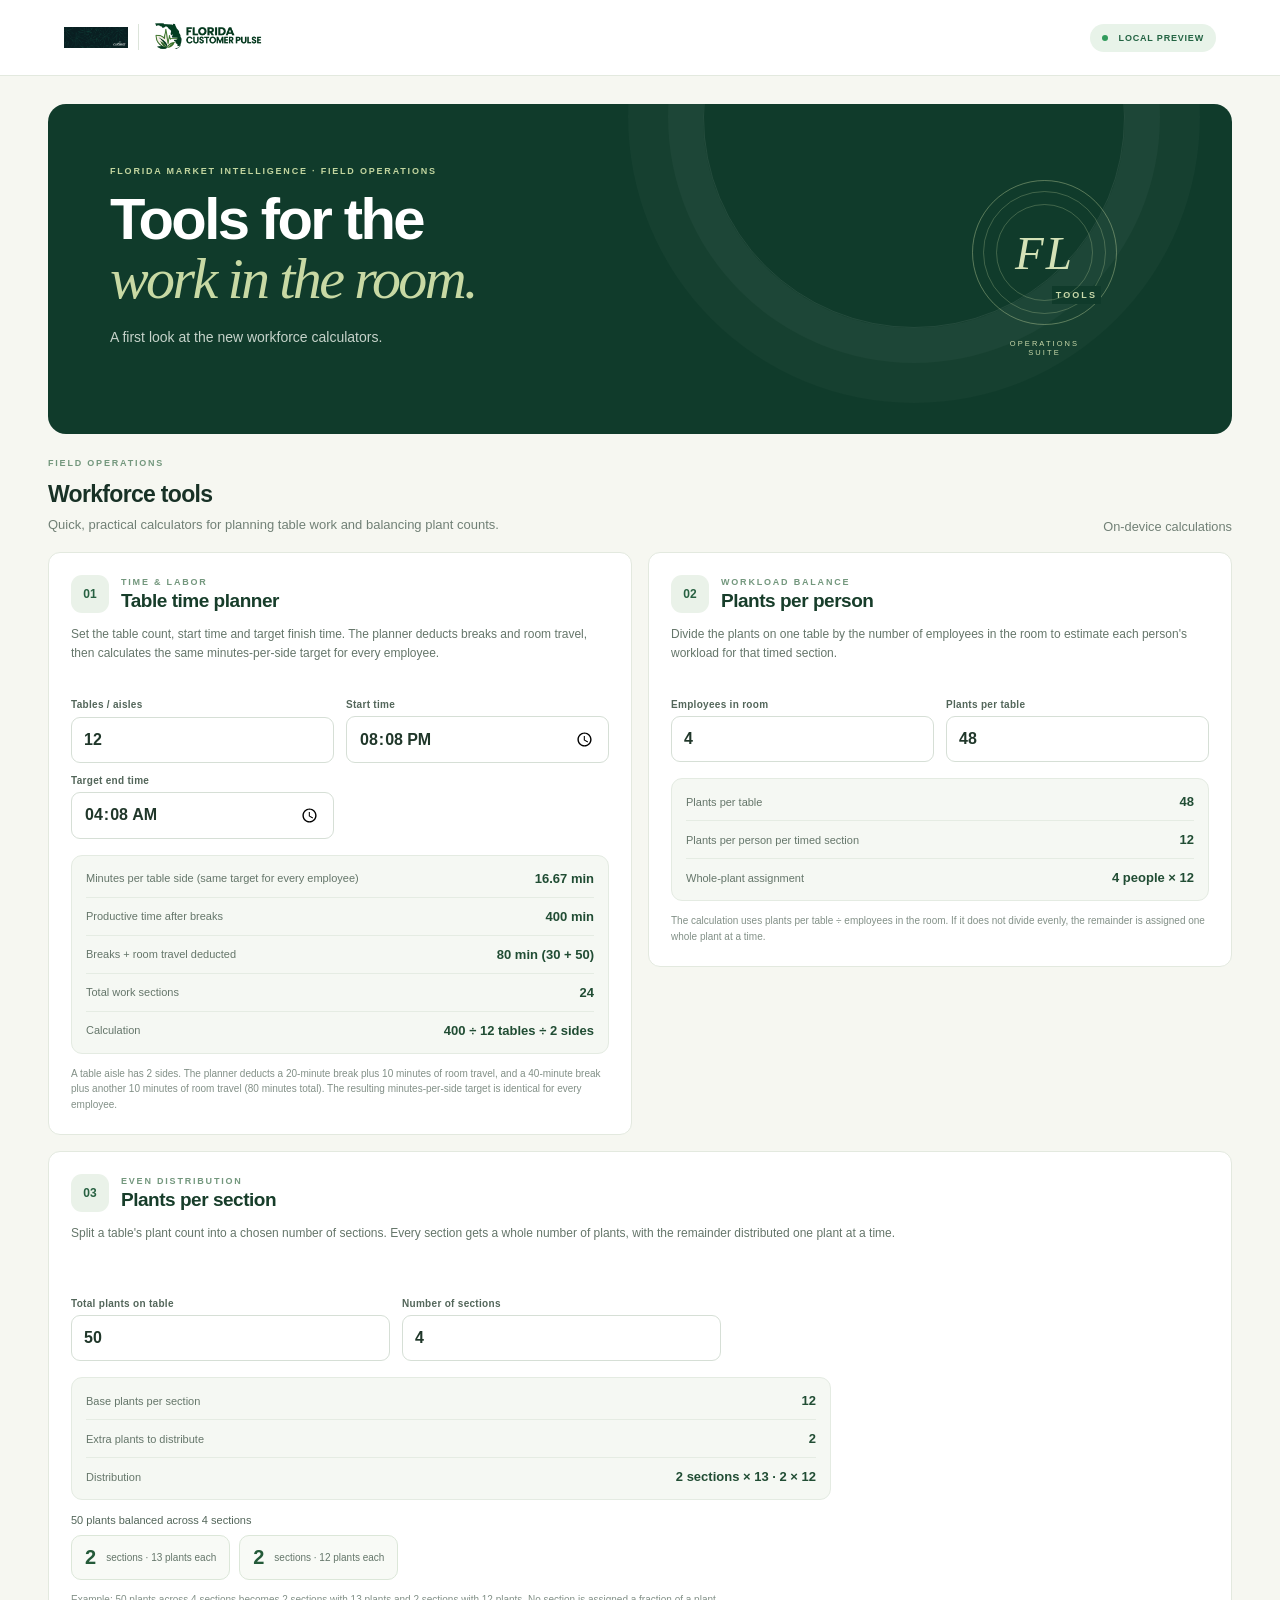
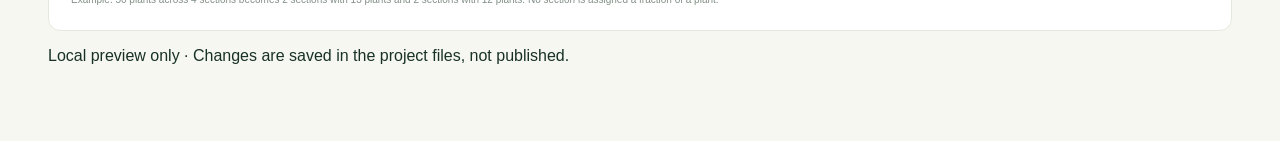
<file: tools-preview.html>
<!doctype html>
<html lang="en"><head><meta charset="utf-8"><meta name="viewport" content="width=device-width,initial-scale=1,viewport-fit=cover"><meta name="theme-color" content="#123d2b"><link rel="stylesheet" href="./styles.css"><title>Florida Customer Pulse · Tools Preview</title></head>
<body class="tools-preview-body">
<header class="topbar"><a class="brand brand-lockup" href="./" aria-label="Florida Customer Pulse"><img class="curaleaf-brand" src="./assets/curaleaf-logo.png" alt="Curaleaf"><span class="brand-divider"></span><img class="pulse-brand" src="./assets/florida-customer-pulse-logo.png" alt="Florida Customer Pulse"></a><span class="pill online"><i></i> LOCAL PREVIEW</span></header>
<main class="tools-preview-main"><section class="hero tools-preview-hero"><div class="hero-copy"><p class="eyebrow">FLORIDA MARKET INTELLIGENCE · FIELD OPERATIONS</p><h1>Tools for the<br><em>work in the room.</em></h1><p class="hero-sub">A first look at the new workforce calculators.</p></div><div class="hero-mark" aria-hidden="true"><div class="rings"><span>FL</span><b>TOOLS</b></div><small>OPERATIONS<br>SUITE</small></div></section>
<section id="tools" class="panel active-panel"><div class="section-heading"><div><p class="eyebrow">FIELD OPERATIONS</p><h2>Workforce tools</h2><p class="tools-intro">Quick, practical calculators for planning table work and balancing plant counts.</p></div><span class="freshness">On-device calculations</span></div>
<div class="tools-grid">
<article class="surface tool-card"><div class="tool-card-head"><span class="tool-index">01</span><div><p class="eyebrow">TIME & LABOR</p><h3>Table time planner</h3></div></div><p class="tool-description">Set the table count, start time and target finish time. The planner deducts breaks and room travel, then calculates the same minutes-per-side target for every employee.</p><div class="tool-fields"><label>Tables / aisles<input id="time-tables" type="number" min="1" step="1" value="12"></label><label>Start time<input id="time-start" type="time"></label><label>Target end time<input id="time-end" type="time"></label></div><div class="tool-results" id="time-results" aria-live="polite"></div><p class="tool-footnote">A table aisle has 2 sides. The planner deducts a 20-minute break plus 10 minutes of room travel, and a 40-minute break plus another 10 minutes of room travel (80 minutes total). The resulting minutes-per-side target is identical for every employee.</p></article>
<article class="surface tool-card"><div class="tool-card-head"><span class="tool-index">02</span><div><p class="eyebrow">WORKLOAD BALANCE</p><h3>Plants per person</h3></div></div><p class="tool-description">Divide the plants on one table by the number of employees in the room to estimate each person's workload for that timed section.</p><div class="tool-fields"><label>Employees in room<input id="plants-employees" type="number" min="1" step="1" value="4"></label><label>Plants per table<input id="plants-per-table" type="number" min="0" step="1" value="48"></label></div><div class="tool-results" id="person-results" aria-live="polite"></div><p class="tool-footnote">The calculation uses plants per table ÷ employees in the room. If it does not divide evenly, the remainder is assigned one whole plant at a time.</p></article>
<article class="surface tool-card tool-card-wide"><div class="tool-card-head"><span class="tool-index">03</span><div><p class="eyebrow">EVEN DISTRIBUTION</p><h3>Plants per section</h3></div></div><p class="tool-description">Split a table's plant count into a chosen number of sections. Every section gets a whole number of plants, with the remainder distributed one plant at a time.</p><div class="tool-fields tool-fields-two"><label>Total plants on table<input id="section-total" type="number" min="0" step="1" value="50"></label><label>Number of sections<input id="section-count" type="number" min="1" step="1" value="4"></label></div><div class="tool-results tool-results-wide" id="section-results"></div><div id="section-breakdown" class="section-breakdown" aria-live="polite"></div><p class="tool-footnote">Example: 50 plants across 4 sections becomes 2 sections with 13 plants and 2 sections with 12 plants. No section is assigned a fraction of a plant.</p></article>
</div></section><p class="tools-preview-note">Local preview only · Changes are saved in the project files, not published.</p></main><script src="./tools.js?v=1"></script></body></html>
</file>
<file: styles.css>
:root{color-scheme:light;--ink:#183126;--green:#164c35;--deep:#103b2b;--lime:#c7d9a0;--paper:#f6f7f1;--muted:#718077;--line:#e3e9df;--white:#fff}*{box-sizing:border-box}body{margin:0;background:var(--paper);color:var(--ink);font-family:Inter,-apple-system,BlinkMacSystemFont,"Segoe UI",sans-serif}button,input{font:inherit}.topbar{height:76px;padding:0 clamp(18px,5vw,76px);display:flex;align-items:center;justify-content:space-between;background:#fff;border-bottom:1px solid var(--line)}.brand{display:flex;gap:11px;align-items:center;color:var(--ink);text-decoration:none}.brand span{display:flex;flex-direction:column;letter-spacing:.12em;font-size:12px}.brand small{font-size:9px;color:var(--muted);letter-spacing:.2em;margin-top:4px}.top-actions{display:flex;align-items:center;gap:12px}.pill{font-size:9px;font-weight:800;letter-spacing:.09em;border-radius:30px;padding:9px 12px;background:#f1f2ed;color:#7b837b}.pill i{display:inline-block;width:6px;height:6px;background:#b3b8ae;border-radius:50%;margin-right:7px}.pill.online{color:#236443;background:#e8f3e9}.pill.online i{background:#319b5c}.button{border:0;border-radius:9px;padding:12px 17px;font-weight:700;font-size:12px;cursor:pointer;transition:.15s}.button:hover{transform:translateY(-1px)}.button-primary{background:var(--green);color:white}.button-light{background:#edf3e9;color:var(--green)}.button-outline{border:1px solid #cad6ca;background:#fff;color:var(--green)}main{max-width:1240px;margin:auto;padding:0 28px 60px}.hero{background:var(--deep);color:#fff;margin:28px 0 24px;border-radius:18px;padding:clamp(28px,5vw,62px);display:flex;justify-content:space-between;align-items:center;overflow:hidden;min-height:290px;position:relative}.hero:after{content:"";position:absolute;width:420px;height:420px;border:1px solid #ffffff15;border-radius:50%;right:9%;top:-60%;box-shadow:0 0 0 35px #ffffff08,0 0 0 75px #ffffff06}.eyebrow{font-size:9px;font-weight:800;letter-spacing:.2em;color:#73977d;margin:0 0 13px}.hero .eyebrow{color:#c2d59f}.hero h1{font-size:clamp(34px,5vw,58px);line-height:1.02;letter-spacing:-.045em;margin:0;font-weight:750}.hero h1 em{font-family:Georgia,serif;font-weight:400;color:#c8d9a4}.hero-sub{max-width:510px;color:#c6d3ca;line-height:1.6;font-size:14px;margin:18px 0 23px}.hero-actions{display:flex;align-items:center;gap:15px;flex-wrap:wrap}.muted{color:#a9b9ad;font-size:10px}.hero-mark{position:relative;z-index:1;margin-right:5%;display:flex;flex-direction:column;align-items:center;gap:14px;color:#c9d9aa;font-size:9px;letter-spacing:.23em;text-align:center}.rings{width:145px;height:145px;border:1px solid #c7d9a066;border-radius:50%;display:grid;place-items:center;position:relative}.rings:before,.rings:after{content:"";position:absolute;inset:10px;border:1px solid #c7d9a044;border-radius:50%}.rings:after{inset:23px}.rings span{font:italic 47px Georgia;color:#d4e2b7}.rings b{position:absolute;bottom:20px;right:15px;font-size:9px;background:var(--deep);padding:4px}.tabs{display:flex;gap:5px;border-bottom:1px solid var(--line);margin:0 0 26px;overflow:auto}.tab{background:none;border:0;padding:14px 17px;color:#748078;font-weight:700;font-size:12px;white-space:nowrap;cursor:pointer;border-bottom:2px solid transparent}.tab.active{color:var(--green);border-color:var(--green)}.panel{display:none}.panel.active-panel{display:block}.section-heading{display:flex;justify-content:space-between;align-items:end;margin:0 0 18px}.section-heading h2{font-size:23px;letter-spacing:-.03em;margin:0}.freshness{font-size:10px;color:var(--muted)}.metric-grid{display:grid;grid-template-columns:repeat(4,1fr);gap:13px;margin-bottom:18px}.metric,.surface{background:#fff;border:1px solid var(--line);border-radius:12px}.metric{padding:20px}.metric span{font-size:11px;color:#69786e}.metric strong{display:block;font-size:30px;letter-spacing:-.04em;margin:13px 0 3px}.metric small{font-size:10px;color:#9aa49b}.content-grid{display:grid;grid-template-columns:1fr 1fr;gap:14px}.feature-card{padding:22px}.feature-card h3{font-size:18px;margin:0 0 9px}.feature-card p:not(.eyebrow){font-size:12px;color:#758178;line-height:1.6;max-width:500px}.text-button{border:0;background:none;color:var(--green);font-size:11px;font-weight:800;padding:8px 0;cursor:pointer}.notice{display:flex;align-items:center;gap:14px;padding:17px 19px;background:#eef4e9;border:1px solid #dce8d7;border-radius:12px;margin-top:16px}.notice-icon{font-size:22px}.notice div:nth-child(2){flex:1}.notice strong{font-size:12px}.notice p{font-size:11px;color:#6f7e73;margin:5px 0 0;line-height:1.5}.empty-state{padding:50px 24px;text-align:center}.empty-icon{font-size:32px;color:#88a17d}.empty-state h3{font-size:18px;margin:12px 0 8px}.empty-state p{max-width:540px;margin:0 auto 20px;color:#758178;font-size:12px;line-height:1.6}.source-list{display:grid;gap:10px}.source-row{display:flex;align-items:center;gap:14px;padding:17px}.source-row div{flex:1}.source-row strong{font-size:12px}.source-row p{font-size:11px;color:#77847b;margin:5px 0 0}.source-dot{width:9px;height:9px;border-radius:50%}.green{background:#4d9b67}.amber{background:#d3a14f}.blue{background:#668fb2}.gray{background:#aab2aa}.tag{font-size:8px;letter-spacing:.1em;font-weight:800;color:#78877c;background:#f1f4ef;padding:7px 9px;border-radius:20px;white-space:nowrap}footer{border-top:1px solid var(--line);padding:22px clamp(18px,5vw,76px);display:flex;justify-content:space-between;color:#879389;font-size:9px;letter-spacing:.12em}dialog{border:0;border-radius:16px;padding:0;width:min(530px,calc(100% - 28px));box-shadow:0 22px 80px #10291d44}dialog::backdrop{background:#10291d99;backdrop-filter:blur(3px)}.dialog-head{display:flex;align-items:start;justify-content:space-between;padding:25px 27px 10px}.dialog-head h2{margin:0;font-size:24px}.close-button{border:0;background:none;font-size:26px;color:#768278;cursor:pointer}.dialog-body{padding:10px 27px 27px}.dialog-body>p{font-size:12px;line-height:1.65;color:#69776e}.dialog-body label{display:block;font-size:11px;font-weight:800;margin:18px 0 7px}.dialog-body input{width:100%;padding:13px;border:1px solid #ccd7cc;border-radius:8px;outline-color:var(--green)}code{font-size:11px;background:#f1f4ef;padding:2px 4px;border-radius:4px}.security-note{font-size:10px!important;background:#f1f5ee;padding:11px;border-radius:8px}.error{font-size:11px;color:#a43d36;min-height:16px}.dialog-actions{display:flex;justify-content:end;gap:9px;margin-top:10px}.help-link{display:inline-block;margin-top:17px;font-size:11px;color:var(--green)}@media(max-width:760px){.topbar{height:66px;padding:0 16px}.pill{font-size:8px;padding:8px}.hero{margin-top:16px;min-height:260px;padding:28px 23px}.hero-mark{display:none}.hero-sub{font-size:13px}.metric-grid{grid-template-columns:repeat(2,1fr)}.metric{padding:16px}.metric strong{font-size:26px}.content-grid{grid-template-columns:1fr}.section-heading{align-items:start;gap:10px;flex-direction:column}.notice{align-items:flex-start;flex-wrap:wrap}.notice .button{margin-left:36px}main{padding:0 15px 40px}.source-row{align-items:flex-start}.tag{display:none}footer{gap:10px;flex-direction:column}.top-actions{gap:6px}}@media(display-mode:standalone){.topbar{padding-top:env(safe-area-inset-top)}}
/* Private archive browsing */
.browse-toolbar{display:flex;gap:12px;margin:18px 0 16px;flex-wrap:wrap}.browse-toolbar input{flex:1;min-width:220px}.browse-toolbar input,.browse-toolbar select{background:#fff;border:1px solid #d8ded8;border-radius:10px;padding:13px 14px;color:#20372a;font:inherit}.records-grid{display:grid;grid-template-columns:repeat(2,minmax(0,1fr));gap:12px}.record-card{background:#fff;border:1px solid #e2e8e1;border-radius:14px;padding:17px;text-align:left;color:#20372a;cursor:pointer;transition:border-color .15s,transform .15s;min-width:0}.record-card:hover{border-color:#4e8a68;transform:translateY(-1px)}.record-card h3{font-size:1rem;line-height:1.35;margin:8px 0;color:#173d2a}.record-card p{font-size:.88rem;line-height:1.5;color:#607066;margin:6px 0;overflow-wrap:anywhere}.record-meta{display:flex;gap:8px;flex-wrap:wrap;color:#68776d;font-size:.75rem}.record-tag{display:inline-block;background:#edf4ed;color:#2e6546;border-radius:99px;padding:4px 8px;font-size:.7rem;font-weight:700;text-transform:uppercase;letter-spacing:.04em}.record-snippet{display:-webkit-box;-webkit-line-clamp:3;-webkit-box-orient:vertical;overflow:hidden}.load-more{display:block;margin:18px auto}.dataset-switch{display:flex;gap:8px;margin-top:18px}.dataset-button{border:1px solid #d6dfd6;background:transparent;border-radius:99px;padding:9px 16px;color:#385342;font-weight:700;cursor:pointer}.dataset-button.active{background:#173f2d;color:white;border-color:#173f2d}.record-dialog{width:min(760px,calc(100% - 28px));max-height:85vh;overflow:auto;border:0;border-radius:18px;padding:0;box-shadow:0 20px 70px #10291c55}.record-dialog::backdrop{background:#081b12aa;backdrop-filter:blur(3px)}.record-dialog-head{position:sticky;top:0;background:#fff;display:flex;justify-content:space-between;align-items:flex-start;padding:22px 24px 14px;border-bottom:1px solid #e7ece7;z-index:1}.record-dialog-head h2{margin:4px 0;font-size:1.25rem}.record-detail{padding:18px 24px 26px}.detail-field{padding:12px 0;border-bottom:1px solid #edf0ed}.detail-field strong{display:block;color:#718076;font-size:.72rem;text-transform:uppercase;letter-spacing:.06em;margin-bottom:5px}.detail-field p{margin:0;line-height:1.55;overflow-wrap:anywhere;white-space:pre-wrap}.detail-field a{color:#246746;overflow-wrap:anywhere}.loading-state,.empty-results{padding:28px;text-align:center;color:#69786d;background:#fff;border:1px solid #e2e8e1;border-radius:14px;grid-column:1/-1}.record-dialog .close-button{font-size:1.5rem}.metric small{display:block}.freshness{font-size:.8rem;color:#718076}@media(max-width:680px){.records-grid{grid-template-columns:1fr}.browse-toolbar{flex-direction:column}.browse-toolbar input,.browse-toolbar select{width:100%;box-sizing:border-box}.record-dialog-head{padding:18px}.record-detail{padding:12px 18px 22px}}

.overview-insights{display:grid;grid-template-columns:.85fr 1.15fr;gap:14px;margin:18px 0}.insight-panel{padding:20px}.insight-panel h3{margin:4px 0 16px;color:#173d2a}.insight-bars{display:grid;gap:11px}.insight-bar-row{display:grid;grid-template-columns:95px 1fr 42px;align-items:center;gap:10px;font-size:.78rem;text-transform:capitalize;color:#607066}.insight-bar-row strong{text-align:right;color:#234d35;font-variant-numeric:tabular-nums}.insight-track{height:8px;border-radius:99px;background:#edf1ed;overflow:hidden}.insight-track i{display:block;height:100%;background:#4e8a68;border-radius:99px}.insight-footnote{font-size:.76rem;color:#718076;line-height:1.5;margin:14px 0 0}.insight-heading{display:flex;align-items:center;justify-content:space-between;gap:8px}.insight-heading h3{margin-bottom:8px}.recent-list{display:grid;gap:0}.recent-item{display:grid;text-align:left;background:transparent;border:0;border-top:1px solid #edf0ed;padding:10px 0;cursor:pointer;color:#20372a}.recent-item strong{font-size:.83rem;line-height:1.35}.recent-item small{color:#718076;font-size:.7rem;margin:4px 0}.recent-item span{font-size:.76rem;color:#607066;display:-webkit-box;-webkit-line-clamp:2;-webkit-box-orient:vertical;overflow:hidden;line-height:1.4}.recent-item:hover strong{color:#34744e}@media(max-width:760px){.overview-insights{grid-template-columns:1fr}}

/* Invitation-only account access */
[hidden]{display:none!important}.auth-screen{min-height:calc(100vh - 150px);display:grid;place-items:center;padding:44px 16px}.auth-card{width:min(440px,100%);background:#fff;border:1px solid var(--line);border-radius:18px;padding:34px;box-shadow:0 18px 55px #173b2810}.auth-card>img{margin-bottom:22px}.auth-card h1{font-size:32px;letter-spacing:-.04em;margin:0 0 10px}.auth-intro,.auth-footnote{font-size:12px;color:#718076;line-height:1.6}.auth-card label,.dialog-body label{display:block;font-size:11px;font-weight:800;margin:17px 0 7px}.auth-card input,.invite-row input{width:100%;padding:13px;border:1px solid #ccd7cc;border-radius:8px;outline-color:var(--green);font:inherit}.auth-submit{width:100%;margin-top:18px}.auth-footnote{border-top:1px solid var(--line);padding-top:14px;margin-top:18px}.auth-card .error{margin-top:10px}.admin-dialog{width:min(680px,calc(100% - 24px));max-height:85vh;overflow:auto;border:0;border-radius:17px;padding:0;box-shadow:0 20px 70px #10291c55}.invite-row{display:flex;gap:9px}.invite-row input{flex:1;min-width:0}.admin-message{font-size:11px;color:#346b49;min-height:20px;padding:10px 0}.admin-message p{line-height:1.5;margin:4px 0 9px}.admin-message .invite-link-field{display:block;width:100%;padding:10px;border:1px solid #ccd7cc;border-radius:8px;background:#f7faf7;color:#294332;font:11px ui-monospace,monospace;margin:8px 0;overflow-wrap:anywhere}.admin-users-heading{display:flex;justify-content:space-between;align-items:center;border-top:1px solid var(--line);padding-top:14px;margin-top:8px;font-size:12px}.admin-users{display:grid;gap:8px;margin-top:10px}.admin-user-row{display:flex;align-items:center;gap:10px;padding:12px;border:1px solid var(--line);border-radius:10px}.admin-user-row>div{flex:1;min-width:0}.admin-user-row strong,.admin-user-row small{display:block;overflow-wrap:anywhere}.admin-user-row strong{font-size:12px}.admin-user-row small{font-size:9px;color:#718076;margin-top:4px}.admin-user-row select{max-width:145px;padding:8px;border:1px solid #ccd7cc;border-radius:7px;background:#fff;color:#294332;font-size:10px}.admin-user-row .button{padding:8px 10px;font-size:10px}@media(max-width:600px){.auth-card{padding:25px}.admin-user-row{flex-wrap:wrap}.admin-user-row>div{flex-basis:100%}.invite-row{flex-direction:column}.invite-row .button{width:100%}.top-actions{flex-wrap:wrap;justify-content:end}.topbar{height:auto;min-height:66px;padding-top:8px;padding-bottom:8px}}

/* Intelligence overview and practical exports */
.market-rank-row{display:flex;justify-content:space-between;gap:12px;padding:9px 0;border-bottom:1px solid #edf0ed;font-size:.8rem;color:#40584a}.market-rank-row strong{font-weight:700}.market-rank-row span{font-variant-numeric:tabular-nums;color:#234d35;font-weight:700;white-space:nowrap}.browse-toolbar .button{white-space:nowrap}.source-status-summary{margin-bottom:14px}.source-list .source-row{min-width:0}.source-row p{line-height:1.5}.insight-footnote{overflow-wrap:anywhere}.metric{min-width:0}.metric span{line-height:1.4;display:block}
@media(max-width:680px){.browse-toolbar .button{width:100%}.market-rank-row{font-size:.76rem}.insight-bar-row{grid-template-columns:88px 1fr 38px;gap:7px}}
/* Weekly OMMU volume and entity-aware browsing */
.weekly-pulse{padding:22px;margin:18px 0 22px}.weekly-pulse .section-heading{margin-bottom:14px}.weekly-metrics{display:grid;grid-template-columns:repeat(3,minmax(0,1fr));gap:12px;margin-bottom:18px}.weekly-metrics article{background:#f7f9f5;border:1px solid var(--line);border-radius:10px;padding:15px;min-width:0}.weekly-metrics span{display:block;font-size:11px;color:#69786e}.weekly-metrics strong{display:block;font-size:clamp(18px,2.2vw,27px);letter-spacing:-.035em;margin:9px 0 4px;font-variant-numeric:tabular-nums}.weekly-metrics small{font-size:10px;color:#879389}.weekly-charts{display:grid;grid-template-columns:1fr 1fr;gap:14px}.weekly-charts article{min-width:0;padding:16px;border:1px solid var(--line);border-radius:10px}.weekly-charts h3{font-size:13px;margin:0 0 12px}.weekly-bars{display:grid;gap:9px}.weekly-bar-row{display:grid;grid-template-columns:78px minmax(40px,1fr) minmax(75px,auto);align-items:center;gap:8px;font-size:10px}.weekly-bar-row>span{color:#6e7b72}.weekly-bar-row strong{font-size:10px;text-align:right;font-variant-numeric:tabular-nums;white-space:nowrap}.weekly-bar-track{height:8px;border-radius:20px;background:#edf1e9;overflow:hidden}.weekly-bar-track i{display:block;height:100%;border-radius:20px;background:#4e8b64}.entity-chips{display:flex;flex-wrap:wrap;gap:5px;margin:8px 0}.entity-chip{font-size:9px;line-height:1.2;border-radius:20px;background:#edf4e9;color:#315c3f;padding:5px 8px}.browse-toolbar #community-brand-filter{max-width:220px}.record-meta{line-height:1.5;overflow-wrap:anywhere}
@media(max-width:760px){.weekly-metrics{grid-template-columns:1fr}.weekly-charts{grid-template-columns:1fr}.weekly-bar-row{grid-template-columns:68px minmax(30px,1fr) minmax(66px,auto);gap:6px}.weekly-bar-row strong{font-size:9px}.weekly-pulse{padding:16px}.browse-toolbar #community-brand-filter{max-width:none}}

.dataset-switch{flex-wrap:wrap}

/* Mobile parity: customer views, reputation and operator intelligence */
.quick-filters{display:flex;gap:7px;overflow-x:auto;padding:3px 0 10px;margin:10px 0;scrollbar-width:thin}.quick-filter{white-space:nowrap;border:1px solid #d6dfd6;background:#fff;border-radius:99px;padding:9px 13px;color:#385342;font-size:11px;font-weight:700;cursor:pointer}.quick-filter.active{background:#173f2d;color:#fff;border-color:#173f2d}.operator-ranking{padding:20px;margin:16px 0 20px}.operator-ranking h3{margin:4px 0;font-size:18px}.ranking-controls{display:flex;align-items:center;gap:10px;margin:10px 0 14px;font-size:11px;color:#65766a}.ranking-controls select{padding:9px 12px;border:1px solid #d6dfd6;border-radius:8px;background:#fff;color:#294332}.ranking-table{overflow-x:auto}.operator-table{width:100%;border-collapse:collapse;font-size:12px}.operator-table th{text-align:left;color:#758278;font-size:9px;letter-spacing:.08em;text-transform:uppercase;padding:10px 8px;border-bottom:1px solid var(--line)}.operator-table td{padding:12px 8px;border-bottom:1px solid #edf0ed;font-variant-numeric:tabular-nums}.operator-table tbody tr{cursor:pointer}.operator-table tbody tr:hover,.operator-table tbody tr:focus{background:#f1f6ef;outline:2px solid #d5e4d2}.operator-table td:first-child strong{color:#214d34}.operator-detail{margin-top:16px;padding:16px;border:1px solid #dce7d9;border-radius:12px;background:#f8faf6}.operator-detail-head{display:flex;align-items:center;justify-content:space-between;gap:10px}.operator-detail h4{margin:6px 0;color:#204b33}.operator-history{display:grid;gap:7px;margin:12px 0}.operator-history-row{display:flex;justify-content:space-between;gap:12px;padding:9px 0;border-bottom:1px solid #e7eee4;font-size:11px}.operator-history-row span{color:#6d7a70}.operator-history-row strong{text-align:right;font-variant-numeric:tabular-nums}.operator-product-row{display:grid;gap:4px;padding:9px 0;border-bottom:1px solid #e7eee4}.operator-product-row strong{font-size:12px}.operator-product-row span{font-size:10px;color:#6d7a70;line-height:1.45}.reputation-card{padding:18px}.reputation-card h3{margin:0 0 10px;font-size:16px}.reputation-score{display:block;color:#235e3d;font-size:20px;margin-bottom:8px}.reputation-card p{font-size:12px;color:#53665a;line-height:1.5}.reputation-card small{display:block;color:#7a887e;font-size:10px;line-height:1.5;margin-top:5px}
@media(max-width:680px){.operator-ranking{padding:14px}.operator-table{min-width:440px}.operator-history-row{flex-direction:column;gap:4px}.operator-history-row strong{text-align:left}.ranking-controls{align-items:flex-start;flex-direction:column}.ranking-controls select{width:100%}}

/* Corporate lockup: Curaleaf primary, Florida Customer Pulse sub-brand */
.brand-lockup{gap:12px;min-width:0}.curaleaf-brand{display:block;width:94px;height:auto;max-height:34px;object-fit:contain}.brand-divider{height:34px;width:1px;background:#dce4da;flex:0 0 1px}.pulse-brand{display:block;width:118px;height:auto;max-height:42px;object-fit:contain}.auth-brand-lockup{display:flex;align-items:center;gap:13px;margin-bottom:22px;flex-wrap:wrap}.auth-brand-lockup img:first-child{width:110px;height:auto}.auth-brand-lockup img:last-child{width:145px;height:auto}.auth-card>img{margin-bottom:22px}
@media(max-width:600px){.brand-lockup{gap:8px}.curaleaf-brand{width:76px;max-height:28px}.brand-divider{height:28px}.pulse-brand{width:100px;max-height:35px}.topbar{padding-left:10px;padding-right:10px}.top-actions .pill{max-width:115px;white-space:normal;line-height:1.2}}

.reputation-controls{display:flex;align-items:center;gap:10px;margin:12px 0}.reputation-controls label{font-size:11px;font-weight:700;color:#65766a}.reputation-controls select{padding:9px 12px;border:1px solid #d6dfd6;border-radius:8px;background:#fff;color:#294332}.reputation-timeline{display:grid;gap:0;padding:10px 0 16px}.reputation-month{display:grid;grid-template-columns:78px 1fr auto;gap:12px;align-items:center;padding:10px 0;border-bottom:1px solid #edf0ed;font-size:11px}.reputation-month strong{color:#244e35}.reputation-month span{color:#718076}.reputation-month b{color:#286142;white-space:nowrap}.product-quick-filters{margin-top:14px}.browse-toolbar #products-store-filter{max-width:230px}.browse-toolbar input[type=number]{width:92px;min-width:80px;flex:0 0 92px}.reputation-controls select{min-width:180px}
@media(max-width:680px){.reputation-month{grid-template-columns:62px 1fr;gap:6px}.reputation-month b{grid-column:2}.reputation-controls{align-items:flex-start;flex-direction:column}.reputation-controls select{width:100%}.browse-toolbar #products-store-filter{max-width:none}.browse-toolbar input[type=number]{width:100%;flex:1 1 100%}}
.related-feedback{margin-top:24px;padding:16px;border:1px solid #dce7d9;border-radius:12px;background:#f8faf6}.related-feedback h3{font-size:14px;margin:0 0 7px;color:#244e35}.related-feedback>p{font-size:10px;line-height:1.5;color:#718076}.related-feedback-item{display:grid;width:100%;gap:4px;text-align:left;padding:10px 0;border:0;border-top:1px solid #e7eee4;background:transparent;color:#244e35;cursor:pointer}.related-feedback-item strong{font-size:12px}.related-feedback-item small{font-size:10px;color:#718076}

/* Full-width, desktop-parity Florida OMMU trend chart */
.market-chart-controls{display:flex;align-items:center;gap:9px;flex-wrap:wrap;margin:12px 0}.market-chart-controls label{font-size:10px;font-weight:800;color:#66766b}.market-chart-controls select{padding:9px 11px;border:1px solid #d6dfd6;border-radius:8px;background:#fff;color:#294332;min-width:155px}.market-chart-summary{font-size:11px;color:#365a43;margin:8px 0}.ommu-history-chart{width:100%;overflow:hidden}.ommu-history-chart svg{display:block;width:100%;height:auto;min-height:180px}.ommu-legend{display:flex;flex-wrap:wrap;gap:8px 14px;margin:10px 0 18px}.ommu-legend span{display:flex;align-items:center;gap:5px;font-size:10px;color:#53665a}.ommu-legend i{display:inline-block;width:9px;height:9px;border-radius:50%}.ommu-history-table{overflow-x:auto;margin-top:14px}.ommu-history-table h3{font-size:13px;margin:0 0 8px}.ommu-history-table .operator-table{min-width:520px}.weekly-metrics article:first-child{border-left:3px solid #2c7649}
@media(max-width:680px){.market-chart-controls{align-items:stretch;flex-direction:column}.market-chart-controls select{width:100%}.ommu-history-chart svg{min-height:145px}.ommu-legend{gap:7px 10px}}
/* Compact standalone Curaleaf PNG beside the unchanged Florida Customer Pulse mark */
.brand-lockup{gap:10px}.curaleaf-brand{width:64px;max-height:24px;object-fit:contain}.brand-divider{height:26px}.pulse-brand{width:118px;max-height:42px}
@media(max-width:600px){.curaleaf-brand{width:58px;max-height:22px}.brand-divider{height:24px}.pulse-brand{width:104px;max-height:36px}}
.overview-review-panel{padding:20px;margin:18px 0}.overview-review-panel h3{font-size:16px;margin:4px 0 8px;color:#173d2a}.overview-review-list{display:grid;grid-template-columns:repeat(2,minmax(0,1fr));gap:9px}.overview-review-item{display:grid;grid-template-columns:1fr auto;gap:5px 9px;text-align:left;padding:12px;border:1px solid #e5ebe4;border-radius:10px;background:#fff;color:#294332;cursor:pointer;min-width:0}.overview-review-item strong{font-size:12px;overflow-wrap:anywhere}.overview-review-item b{font-size:11px;color:#9a762e;white-space:nowrap}.overview-review-item small,.overview-review-item span{grid-column:1/-1;font-size:10px;color:#718076;line-height:1.45}.overview-review-item span{display:-webkit-box;-webkit-line-clamp:2;-webkit-box-orient:vertical;overflow:hidden}.overview-review-item:hover{border-color:#7ca78a}@media(max-width:680px){.overview-review-list{grid-template-columns:1fr}}

/* Focused operator selector and selected-company OMMU view */
.operator-picker{display:grid;grid-template-columns:minmax(0,1fr) minmax(0,2fr) minmax(0,1fr) minmax(0,1.4fr);align-items:center;gap:10px;padding:12px 14px;background:#f6f9f5;border:1px solid #e4ebe2;border-radius:12px}.operator-picker select{width:100%;min-width:0}.operator-metrics{margin-top:12px}.ommu-history-chart svg{min-height:150px}
@media(max-width:680px){.operator-picker{display:flex;flex-direction:column;align-items:stretch}.operator-picker label{margin-top:3px}.operator-picker select{width:100%}.ommu-history-chart svg{min-height:130px}}

.product-compare-row{grid-template-columns:76px minmax(0,1fr) 64px;align-items:center}.product-compare-row .insight-track{height:12px}

/* Configurable, data-rich overview cards */
.dashboard-layout{display:grid;grid-template-columns:repeat(2,minmax(0,1fr));gap:14px;margin-top:18px;align-items:start}
.dashboard-layout>.weekly-pulse,.dashboard-layout>.overview-review-panel{grid-column:1/-1;margin:0;min-width:0}
.dashboard-layout>.insight-panel,.dashboard-layout>.feature-card{min-width:0;margin:0;padding:20px}
.feature-card .operator-product-row{margin-top:4px}
@media(max-width:760px){.dashboard-layout{grid-template-columns:1fr;gap:12px}.dashboard-layout>.weekly-pulse,.dashboard-layout>.overview-review-panel{grid-column:1}}

/* Cleaner operator overview and clickable chart drill-down */
.operator-summary{display:flex;align-items:center;justify-content:space-between;gap:14px;margin:12px 0 8px;padding:14px 16px;background:#f7f9f5;border:1px solid #e4ebe2;border-radius:10px}.operator-summary span{display:block;color:#69786e;font-size:11px}.operator-summary strong{display:block;margin-top:5px;font-size:clamp(20px,2.5vw,28px);letter-spacing:-.03em;font-variant-numeric:tabular-nums;color:#214d34}.operator-summary p{margin:0;color:#53665a;font-size:11px;text-align:right}.ommu-history-chart{cursor:pointer;border-radius:10px;transition:background .15s,outline-color .15s}.ommu-history-chart:hover{background:#f9fbf8}.ommu-history-chart:focus-visible{outline:3px solid #9abf9f;outline-offset:3px}.chart-open-hint{margin:2px 0 0;text-align:center;color:#52705c;font-size:10px;font-weight:700}.operator-graph-dialog{width:min(900px,calc(100% - 24px));max-height:88vh;overflow:auto}.operator-graph-expanded{padding:0 0 16px;border-bottom:1px solid #e7eee4}.operator-graph-expanded h3{margin:4px 0;font-size:16px;color:#204b33}.operator-graph-expanded svg{display:block;width:100%;height:auto;min-height:170px}.operator-graph-company{margin-top:14px}.operator-graph-company .operator-detail{margin:0;padding:0;border:0;background:transparent}.operator-graph-company .operator-detail-head{display:none}.operator-graph-company .operator-history-row{font-size:12px}.operator-graph-company h4{font-size:14px}@media(max-width:680px){.operator-summary{align-items:flex-start;flex-direction:column}.operator-summary p{text-align:left}.operator-graph-dialog{max-height:90vh}.operator-graph-expanded svg{min-height:130px}}

/* Quiet, top-right dashboard section controls */
.dashboard-section-heading{display:flex;align-items:flex-start;gap:12px}
.dashboard-section-heading>div:first-child{min-width:0}
.section-reorder{display:flex;align-items:center;gap:4px;margin-left:auto;flex:0 0 auto}
.section-move-button{display:inline-flex;align-items:center;justify-content:center;width:29px;height:29px;padding:0;border:1px solid #e1e8e0;border-radius:8px;background:#fff;color:#526b59;font-size:15px;font-weight:600;line-height:1;cursor:pointer;transition:background .15s,border-color .15s,color .15s}
.section-move-button:hover:not(:disabled){background:#edf4ed;border-color:#b8cbb9;color:#214d34}
.section-move-button:focus-visible{outline:2px solid #8eae91;outline-offset:2px}
.section-move-button:disabled{opacity:.28;cursor:default}
.section-reorder-corner{position:absolute;top:14px;right:14px}
.dashboard-layout>.surface{position:relative}
@media(max-width:600px){.section-move-button{width:32px;height:32px;border-radius:9px}.dashboard-section-heading{gap:8px}}

/* Florida Customer Pulse · operations tools */
.tools-intro{margin:7px 0 0;color:#718076;font-size:13px;line-height:1.5}
.tools-grid{display:grid;grid-template-columns:repeat(2,minmax(0,1fr));gap:16px;align-items:start}
.tool-card{padding:22px;min-width:0}
.tool-card-wide{grid-column:1/-1}
.tool-card-head{display:flex;align-items:center;gap:12px;margin-bottom:12px}
.tool-index{display:grid;place-items:center;width:38px;height:38px;border-radius:11px;background:#eaf2e9;color:#286142;font-size:12px;font-weight:800;font-variant-numeric:tabular-nums}
.tool-card-head .eyebrow{margin:0 0 3px}.tool-card-head h3{font-size:19px;margin:0;color:#173d2a;letter-spacing:-.025em}
.tool-description{font-size:12px;line-height:1.6;color:#65766a;min-height:58px;margin:0 0 16px}
.tool-fields{display:grid;grid-template-columns:repeat(2,minmax(0,1fr));gap:12px}
.tool-fields-two{max-width:650px}
.tool-fields label{display:grid;gap:6px;color:#53665a;font-size:10px;font-weight:800;letter-spacing:.03em}
.tool-fields input{width:100%;min-width:0;padding:11px 12px;border:1px solid #d6dfd6;border-radius:9px;background:#fff;color:#20372a;font:600 14px inherit;font-size:14px;font-variant-numeric:tabular-nums;outline-color:#4e8b64}
.tool-results{display:grid;gap:0;margin-top:16px;padding:4px 14px;background:#f5f8f3;border:1px solid #e4ebe2;border-radius:11px}
.tool-results>div{display:flex;align-items:center;justify-content:space-between;gap:12px;padding:11px 0;border-bottom:1px solid #e5ece3}
.tool-results>div:last-child{border-bottom:0}
.tool-results span{font-size:11px;color:#65766a}
.tool-results strong{font-size:13px;color:#214d34;text-align:right;font-variant-numeric:tabular-nums}
.tool-results-wide{max-width:760px}
.tool-footnote{margin:12px 0 0;font-size:10px;line-height:1.55;color:#829087}
.tool-error{font-size:12px;color:#a34737;padding:10px 0;margin:0}
.section-breakdown{margin-top:14px}
.section-summary{font-size:11px;color:#53665a;margin:0 0 9px}
.section-chips{display:flex;flex-wrap:wrap;gap:9px}
.section-chip{display:flex;align-items:center;gap:10px;padding:10px 13px;border:1px solid #dce7d9;border-radius:10px;background:#f8faf6}
.section-chip strong{font-size:20px;color:#245a39;font-variant-numeric:tabular-nums}
.section-chip span{font-size:10px;color:#64766a}
@media(max-width:760px){.tools-grid{grid-template-columns:1fr}.tool-card-wide{grid-column:1}.tool-card{padding:17px}.tool-description{min-height:0}.tool-results strong{max-width:62%;font-size:12px}}
@media(max-width:390px){.tool-fields{gap:9px}.tool-fields input{padding:10px 8px;font-size:16px}.tool-results{padding:4px 10px}}
/* Phone-first form sizing */
.tool-fields{min-width:0}
.tool-fields label{min-width:0}
.tool-fields input{min-height:46px;font-size:16px;touch-action:manipulation}
@media(max-width:520px){.tool-fields,.tool-fields-two{grid-template-columns:minmax(0,1fr);max-width:none}.tool-card{padding:16px}.tool-results>div{align-items:flex-start;flex-direction:column;gap:5px}.tool-results strong{max-width:100%;text-align:left}.tabs{scrollbar-width:thin;overscroll-behavior-x:contain}.tab{min-height:46px;padding:13px 15px}}

/* Google OAuth option on the existing invitation-only login screen */
.auth-divider{display:flex;align-items:center;gap:12px;margin:17px 0;color:#8a968d;font-size:9px;font-weight:800;letter-spacing:.16em}
.auth-divider:before,.auth-divider:after{content:"";height:1px;flex:1;background:#e5ebe4}
.button-google{display:flex;align-items:center;justify-content:center;gap:10px;width:100%;border:1px solid #d8e0d8;background:#fff;color:#263b2d}
.button-google:hover:not(:disabled){background:#f8faf7;border-color:#b9cbbb}
.button-google:disabled{opacity:.7;cursor:wait}
.google-mark{display:inline-grid;place-items:center;width:20px;height:20px;border:1px solid #e4e8e4;border-radius:50%;font-family:Arial,sans-serif;font-size:14px;font-weight:800;color:#4285f4}


/* Phone-first workforce calculator layout: prevent native controls overflowing cards */
@media(max-width:760px){
  #tools{width:100%;min-width:0;overflow-x:clip}
  #tools .section-heading{align-items:flex-start;gap:8px}
  #tools .section-heading>div{min-width:0}
  #tools .tools-grid{display:grid;grid-template-columns:minmax(0,1fr);gap:12px;width:100%;min-width:0}
  #tools .tool-card,#tools .tool-card-wide{grid-column:1;min-width:0;width:100%;max-width:100%;padding:15px}
  #tools .tool-card-head{min-width:0;gap:10px}
  #tools .tool-card-head>div{min-width:0}
  #tools .tool-card-head h3{font-size:18px;overflow-wrap:anywhere}
  #tools .tool-description{min-height:0}
  #tools .tool-fields,#tools .tool-fields-two{display:grid;grid-template-columns:minmax(0,1fr);gap:11px;width:100%;max-width:none;min-width:0}
  #tools .tool-fields label{display:grid;grid-template-columns:minmax(0,1fr);width:100%;min-width:0;overflow:hidden}
  #tools .tool-fields input,#tools .tool-fields input[type=number],#tools .tool-fields input[type=time]{display:block;width:100%;min-width:0;max-width:100%;height:48px;min-height:48px;box-sizing:border-box;padding:11px 12px;font-size:16px;line-height:1.2;-webkit-appearance:none;appearance:none;border-radius:10px}
  #tools .tool-results,#tools .tool-results-wide{width:100%;max-width:100%;min-width:0;padding:4px 11px}
  #tools .tool-results>div{align-items:flex-start;flex-direction:column;gap:5px;min-width:0}
  #tools .tool-results span,#tools .tool-results strong{display:block;width:100%;max-width:100%;text-align:left;overflow-wrap:anywhere}
  #tools .section-breakdown,#tools .section-chips{min-width:0;max-width:100%}
  #tools .section-chip{max-width:100%;min-width:0;flex-wrap:wrap}
}
@media(max-width:380px){#tools .tool-card,#tools .tool-card-wide{padding:12px}#tools .tool-fields input{padding-left:10px;padding-right:10px}}
</file>
